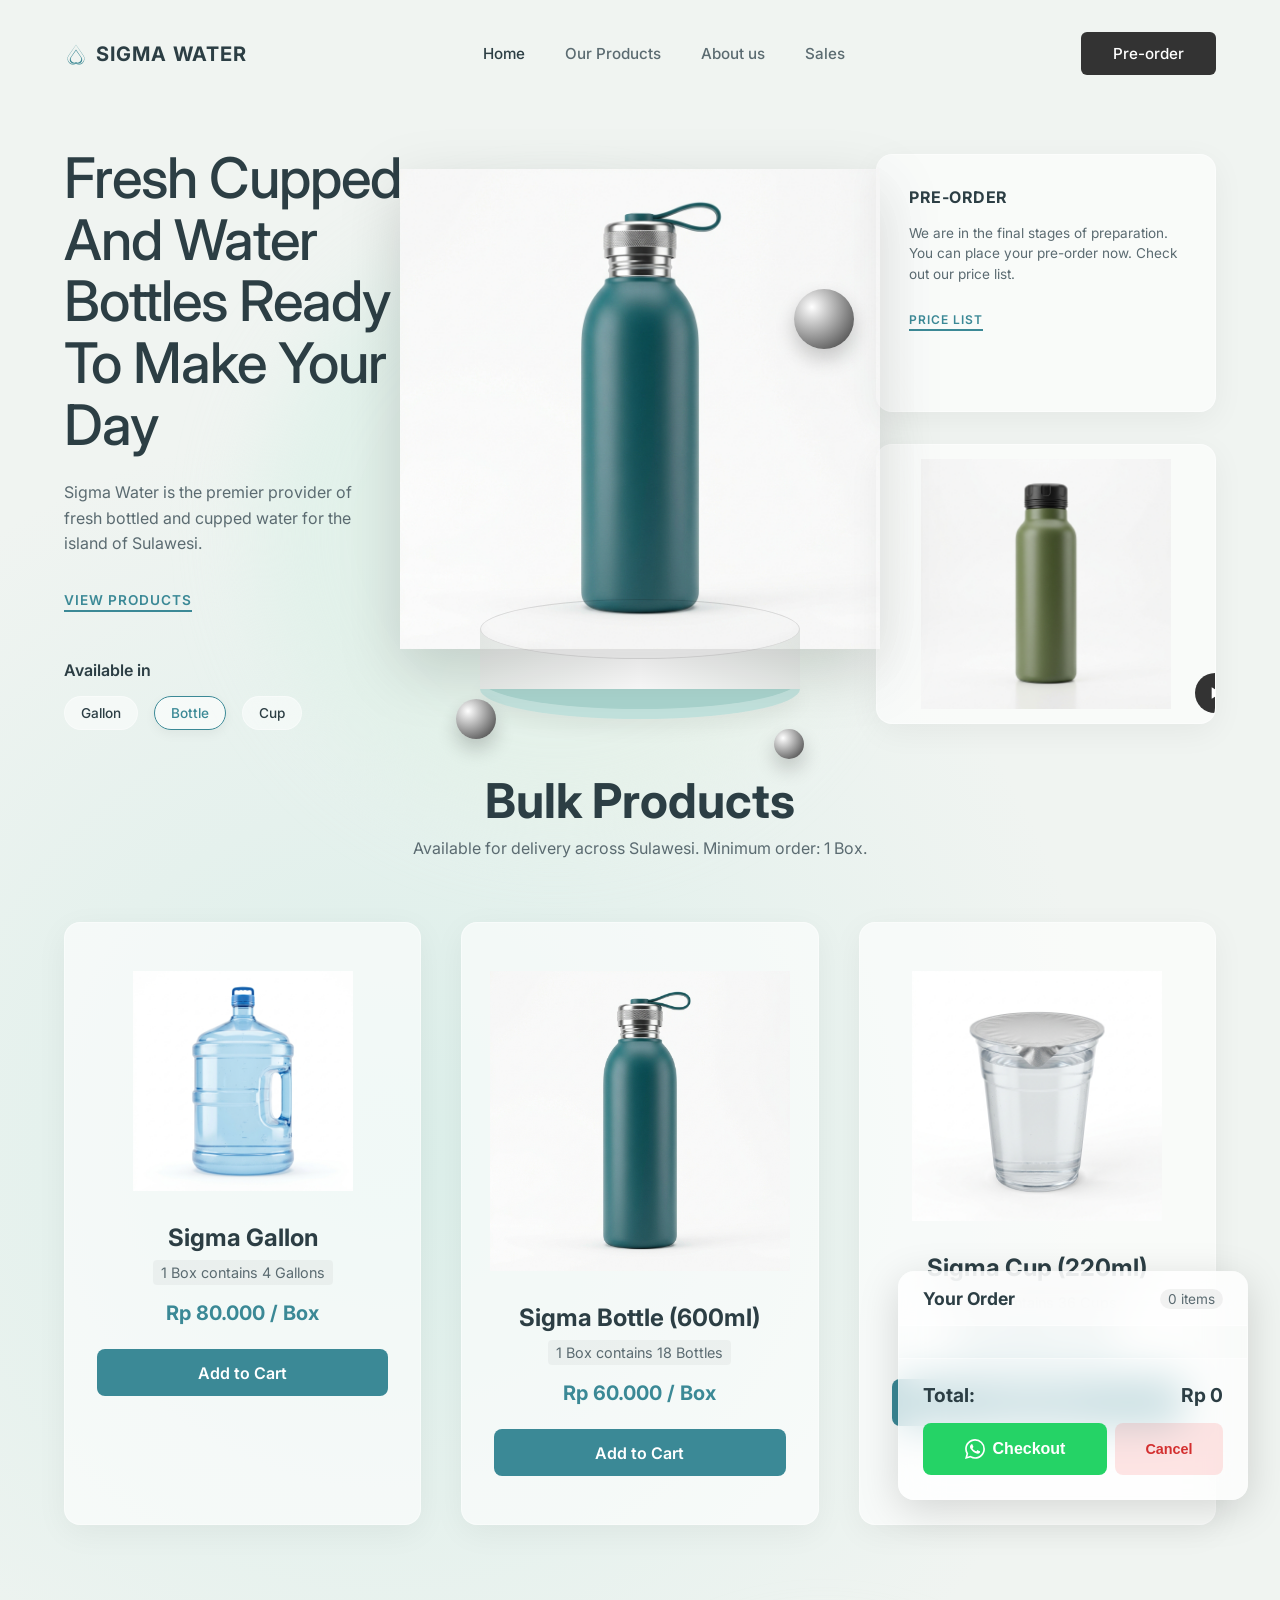
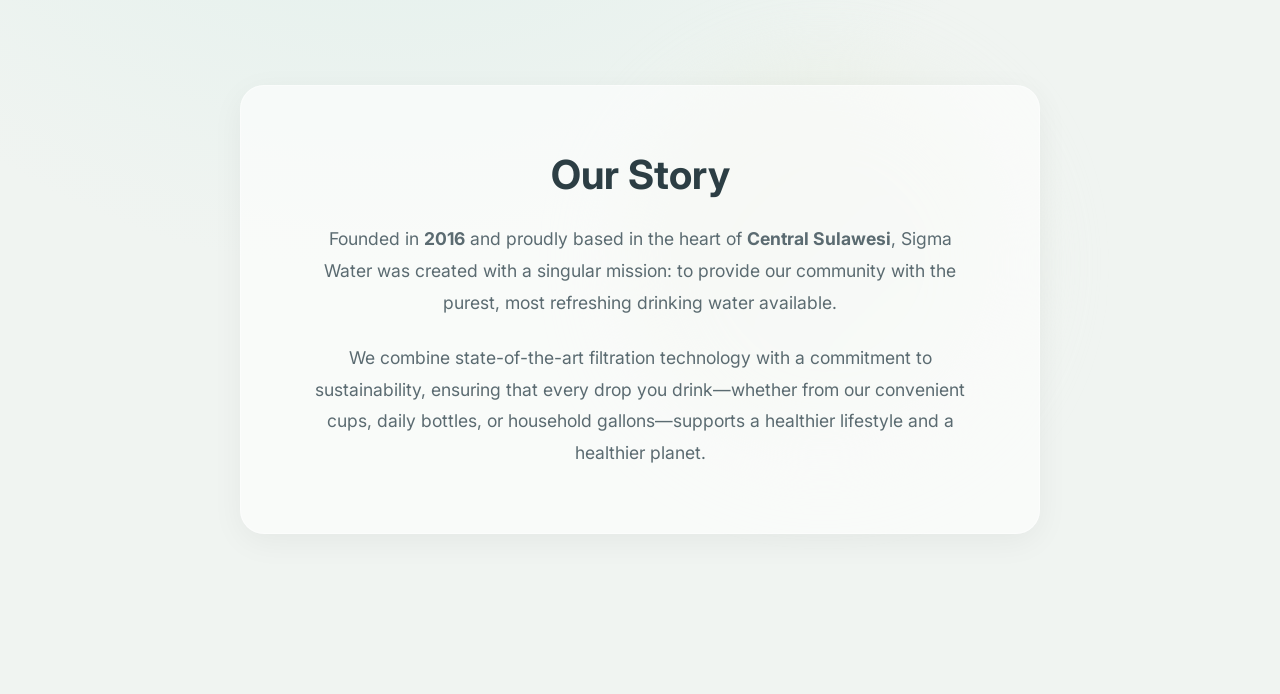
<file: index.html>
<!DOCTYPE html>
<html lang="en">
<head>
    <meta charset="UTF-8">
    <meta name="viewport" content="width=device-width, initial-scale=1.0">
    <title>Sigma Water | Fresh Cupped and Bottled Water</title>
    <meta name="description" content="Sigma Water: Premium insulated water bottles for perfect temperature control.">
    <link rel="preconnect" href="https://fonts.googleapis.com">
    <link rel="preconnect" href="https://fonts.gstatic.com" crossorigin>
    <link href="https://fonts.googleapis.com/css2?family=Inter:wght@300;400;500;600;700&display=swap" rel="stylesheet">
    <link rel="stylesheet" href="styles.css">
    <link rel="stylesheet" href="products.css">
    <style>
        html { scroll-behavior: smooth; }
        .main-bottle-img { transition: opacity 0.3s ease, height 0.3s ease; }
    </style>
</head>
<body>
    <div class="bg-gradient"></div>
    <div class="bg-shape circle-1"></div>
    <div class="bg-shape circle-2"></div>

    <div class="container">
        <!-- Header -->
        <header>
            <div class="logo">
                <svg width="24" height="24" viewBox="0 0 24 24" fill="none" xmlns="http://www.w3.org/2000/svg">
                    <path d="M12 2.69L19.5 13.5C21.1 15.8 20.8 18.9 18.8 20.9C16.9 22.8 13.9 23.1 11.5 21.6L12 21C14.2 22.3 17 21.9 18.7 20.2C20.4 18.5 20.7 15.7 19.3 13.7L12 3.1L4.7 13.7C3.3 15.7 3.6 18.5 5.3 20.2C7 21.9 9.8 22.3 12 21L12.5 21.6C10.1 23.1 7.1 22.8 5.2 20.9C3.2 18.9 2.9 15.8 4.5 13.5L12 2.69Z" fill="#3D8994" />
                    <path d="M12 7.5L17.5 15.5C18.6 17.1 18.4 19.2 17.1 20.5C15.8 21.8 13.7 22 12.1 20.9L12 20C13.2 21 15 20.8 16.2 19.6C17.4 18.4 17.6 16.5 16.6 15.1L12 8.4L7.4 15.1C6.4 16.5 6.6 18.4 7.8 19.6C9 20.8 10.8 21 12 20L11.9 20.9C10.3 22 8.2 21.8 6.9 20.5C5.6 19.2 5.4 17.1 6.5 15.5L12 7.5Z" fill="#3D8994" />
                </svg>
                <span>SIGMA WATER</span>
            </div>
            <nav>
                <a href="#" class="active">Home</a>
                <a href="#products">Our Products</a>
                <a href="#about">About us</a>
                <a href="#">Sales</a>
            </nav>
            <a href="#products" class="btn-primary">Pre-order</a>
        </header>

        <!-- Main Hero Section -->
        <main class="hero">
            <div class="hero-content">
                <h1>Fresh Cupped And Water Bottles Ready To Make Your Day</h1>
                <p>Sigma Water is the premier provider of fresh bottled and cupped water for the island of Sulawesi.</p>
                <a href="#products" class="link-action">VIEW PRODUCTS</a>

                <div class="size-selector">
                    <h3>Available in</h3>
                    <div class="sizes">
                        <button class="size-badge" onclick="swapImage('sigma_gallon.png', 'Gallon')">Gallon</button>
                        <button class="size-badge active-badge" onclick="swapImage('main_bottle.png', 'Bottle')">Bottle</button>
                        <button class="size-badge" onclick="swapImage('sigma_cup.png', 'Cup')">Cup</button>
                    </div>
                </div>
            </div>

            <!-- Center Product Showcase -->
            <div class="hero-product">
                <div class="podium-container">
                    <div class="podium">
                        <div class="podium-top"></div>
                        <div class="podium-body"></div>
                        <div class="podium-base"></div>
                    </div>
                </div>
                <!-- 3D Bottle Render -->
                <img src="main_bottle.png" alt="Sigma Water Bottle" class="main-bottle-img" id="heroImage">
                
                <div class="sphere sphere-1"></div>
                <div class="sphere sphere-2"></div>
                <div class="sphere sphere-3"></div>
            </div>

            <!-- Right Column Cards -->
            <div class="hero-cards">
                <div class="card preorder-card glass">
                    <h2>PRE-ORDER</h2>
                    <p>We are in the final stages of preparation. You can place your pre-order now. Check out our price list.</p>
                    <a href="#products" class="link-action sm">PRICE LIST</a>
                </div>

                <div class="card video-card glass">
                    <img src="secondary_bottle.png" alt="Sigma Water Bottle Green" class="secondary-bottle-img">
                    <div class="video-overlay">
                        <span>PLAY VIDEO</span>
                        <button class="play-btn">
                            <svg viewBox="0 0 24 24" fill="currentColor">
                                <path d="M8 5v14l11-7z" />
                            </svg>
                        </button>
                    </div>
                </div>
            </div>
        </main>

        <!-- Products Section (Merged from products.html) -->
        <section id="products" class="products-page">
            <h1 class="page-title">Bulk Products</h1>
            <p class="page-subtitle">Available for delivery across Sulawesi. Minimum order: 1 Box.</p>
            
            <div class="product-grid">
                <!-- Gallon -->
                <div class="product-card glass">
                    <img src="sigma_gallon.png" alt="Sigma Gallon" class="product-img gallon-img">
                    <div class="product-info">
                        <h2>Sigma Gallon</h2>
                        <p class="package-info">1 Box contains 4 Gallons</p>
                        <p class="price">Rp 80.000 / Box</p>
                        <button class="btn-add-cart" onclick="addToCart('Gallon (Box of 4)', 80000)">Add to Cart</button>
                    </div>
                </div>

                <!-- Bottle -->
                <div class="product-card glass">
                    <img src="main_bottle.png" alt="Sigma Bottle" class="product-img bottle-img">
                    <div class="product-info">
                        <h2>Sigma Bottle (600ml)</h2>
                        <p class="package-info">1 Box contains 18 Bottles</p>
                        <p class="price">Rp 60.000 / Box</p>
                        <button class="btn-add-cart" onclick="addToCart('Bottle (Box of 18)', 60000)">Add to Cart</button>
                    </div>
                </div>

                <!-- Cup -->
                <div class="product-card glass">
                    <img src="sigma_cup.png" alt="Sigma Cup" class="product-img cup-img">
                    <div class="product-info">
                        <h2>Sigma Cup (220ml)</h2>
                        <p class="package-info">1 Box contains 36 Cups</p>
                        <p class="price">Rp 35.000 / Box</p>
                        <button class="btn-add-cart" onclick="addToCart('Cup (Box of 36)', 35000)">Add to Cart</button>
                    </div>
                </div>
            </div>
        </section>

        <!-- About Us Section -->
        <section id="about" class="about-page">
            <div class="about-container glass">
                <div class="about-content">
                    <h2>Our Story</h2>
                    <p>Founded in <strong>2016</strong> and proudly based in the heart of <strong>Central Sulawesi</strong>, Sigma Water was created with a singular mission: to provide our community with the purest, most refreshing drinking water available.</p>
                    <p>We combine state-of-the-art filtration technology with a commitment to sustainability, ensuring that every drop you drink—whether from our convenient cups, daily bottles, or household gallons—supports a healthier lifestyle and a healthier planet.</p>
                </div>
            </div>
        </section>
    </div>

    <!-- Floating Cart UI -->
    <div class="floating-cart" id="floatingCart">
        <div class="cart-header">
            <h3>Your Order</h3>
            <span id="cartCount">0 items</span>
        </div>
        <div class="cart-items" id="cartItems">
            <!-- Items injected by JS -->
        </div>
        <div class="cart-footer">
            <div class="cart-total">Total: <span id="cartTotal">Rp 0</span></div>
            <div class="cart-actions">
                <button type="button" class="btn-checkout" onclick="checkoutWhatsApp()">
                    <svg width="20" height="20" viewBox="0 0 24 24" fill="currentColor" xmlns="http://www.w3.org/2000/svg">
                        <path d="M17.472 14.382c-.297-.149-1.758-.867-2.03-.967-.273-.099-.471-.148-.67.15-.197.297-.767.966-.94 1.164-.173.199-.347.223-.644.075-.297-.15-1.255-.463-2.39-1.475-.888-.788-1.487-1.761-1.66-2.059-.173-.297-.018-.458.13-.606.134-.133.298-.347.446-.52.149-.174.198-.298.298-.497.099-.198.05-.371-.025-.52-.075-.149-.669-1.612-.916-2.207-.242-.579-.487-.5-.669-.51-.173-.008-.371-.01-.57-.01-.198 0-.52.074-.792.372-.272.297-1.04 1.016-1.04 2.479 0 1.462 1.065 2.875 1.213 3.074.149.198 2.096 3.2 5.077 4.487.709.306 1.262.489 1.694.625.712.227 1.36.195 1.871.118.571-.085 1.758-.719 2.006-1.413.248-.694.248-1.289.173-1.413-.074-.124-.272-.198-.57-.347m-5.421 7.403h-.004a9.87 9.87 0 01-5.031-1.378l-.361-.214-3.741.982.998-3.648-.235-.374a9.86 9.86 0 01-1.51-5.26c.001-5.45 4.436-9.884 9.888-9.884 2.64 0 5.122 1.03 6.988 2.898a9.825 9.825 0 012.893 6.994c-.003 5.45-4.437 9.884-9.885 9.884m8.413-18.297A11.815 11.815 0 0012.05 0C5.495 0 .16 5.335.157 11.892c0 2.096.547 4.142 1.588 5.945L.057 24l6.305-1.654a11.882 11.882 0 005.683 1.448h.005c6.554 0 11.89-5.335 11.893-11.893a11.821 11.821 0 00-3.48-8.413z"/>
                    </svg>
                    Checkout
                </button>
                <button type="button" class="btn-cancel" onclick="cancelOrder()">Cancel</button>
            </div>
        </div>
    </div>

    <script src="cart.js"></script>
    <script>
        function swapImage(imgSrc, sizeName) {
            const heroImage = document.getElementById('heroImage');
            heroImage.style.opacity = '0';
            
            setTimeout(() => {
                heroImage.src = imgSrc;
                heroImage.alt = 'Sigma Water ' + sizeName;
                
                if (sizeName === 'Gallon') {
                    heroImage.style.height = '350px';
                } else if (sizeName === 'Cup') {
                    heroImage.style.height = '200px';
                } else {
                    heroImage.style.height = '480px';
                }
                heroImage.style.opacity = '1';
            }, 300);

            document.querySelectorAll('.size-badge').forEach(btn => {
                btn.classList.remove('active-badge');
                if(btn.innerText === sizeName) {
                    btn.classList.add('active-badge');
                }
            });
        }
    </script>
</body>
</html>
</file>
<file: styles.css>
:root {
    --primary-text: #2c3e44;
    --secondary-text: #5b6b71;
    --accent: #3b8996;
    --bg-base: #f0f4f1;
    --glass-bg: rgba(255, 255, 255, 0.6);
    --glass-border: rgba(255, 255, 255, 0.4);
    --shadow: rgba(0, 0, 0, 0.05);
}

* {
    margin: 0;
    padding: 0;
    box-sizing: border-box;
}

body {
    font-family: 'Inter', sans-serif;
    background-color: var(--bg-base);
    color: var(--primary-text);
    overflow-x: hidden;
    min-height: 100vh;
    position: relative;
}

/* Background Effects */
.bg-gradient {
    position: absolute;
    top: 0; left: 0; right: 0; bottom: 0;
    background: radial-gradient(circle at 30% 50%, rgba(188, 230, 222, 0.4) 0%, rgba(240, 244, 241, 0) 50%);
    z-index: -2;
}

.bg-shape {
    position: absolute;
    border-radius: 50%;
    z-index: -1;
    filter: blur(40px);
    opacity: 0.6;
}

.circle-1 {
    width: 600px;
    height: 600px;
    background: linear-gradient(135deg, #d4efe6, #eaf2e8);
    top: 10%;
    left: 20%;
}

.circle-2 {
    width: 400px;
    height: 400px;
    background: linear-gradient(135deg, #e4ebdb, #f0f4f1);
    bottom: 10%;
    right: 20%;
}

.container {
    max-width: 1440px;
    margin: 0 auto;
    padding: 2rem 4rem;
    position: relative;
    z-index: 1;
}

/* Header */
header {
    display: flex;
    justify-content: space-between;
    align-items: center;
    margin-bottom: 4rem;
}

.logo {
    display: flex;
    align-items: center;
    gap: 0.5rem;
    font-weight: 700;
    font-size: 1.25rem;
    letter-spacing: 1px;
}

nav {
    display: flex;
    gap: 2.5rem;
}

nav a {
    text-decoration: none;
    color: var(--secondary-text);
    font-weight: 500;
    font-size: 0.95rem;
    transition: color 0.3s;
}

nav a:hover, nav a.active {
    color: var(--primary-text);
}

.btn-primary {
    background-color: #333;
    color: white;
    padding: 0.75rem 2rem;
    border-radius: 6px;
    text-decoration: none;
    font-weight: 500;
    font-size: 0.95rem;
    transition: background-color 0.3s;
}

.btn-primary:hover {
    background-color: #111;
}

/* Hero Section */
.hero {
    display: grid;
    grid-template-columns: 1fr 1.2fr 1fr;
    gap: 2rem;
    align-items: center;
}

/* Left Column */
.hero-content h1 {
    font-size: 3.5rem;
    line-height: 1.1;
    margin-bottom: 1.5rem;
    font-weight: 500;
    letter-spacing: -1px;
}

.hero-content p {
    color: var(--secondary-text);
    line-height: 1.6;
    margin-bottom: 2rem;
    max-width: 90%;
}

.link-action {
    display: inline-block;
    color: var(--accent);
    font-weight: 600;
    text-decoration: none;
    font-size: 0.85rem;
    letter-spacing: 1px;
    border-bottom: 2px solid var(--accent);
    padding-bottom: 2px;
    margin-bottom: 3rem;
    transition: opacity 0.3s;
}

.link-action:hover {
    opacity: 0.8;
}

.link-action.sm {
    font-size: 0.75rem;
}

.color-selector h3 {
    font-size: 1rem;
    margin-bottom: 1rem;
    font-weight: 600;
}

.colors {
    display: flex;
    gap: 1rem;
}

.color-btn {
    width: 24px;
    height: 24px;
    border-radius: 50%;
    border: 2px solid white;
    box-shadow: 0 0 0 1px transparent;
    cursor: pointer;
    transition: all 0.3s;
}

.color-btn:hover {
    transform: scale(1.1);
}

.color-btn:first-child {
    box-shadow: 0 0 0 2px var(--accent);
}

/* Center Focus (Podium & Bottle) */
.hero-product {
    position: relative;
    height: 600px;
    display: flex;
    justify-content: center;
    align-items: flex-end;
    padding-bottom: 60px;
}

.main-bottle-img {
    height: 480px;
    object-fit: contain;
    position: absolute;
    bottom: 90px;
    z-index: 10;
    filter: drop-shadow(0 20px 30px rgba(0,0,0,0.15));
    animation: float 6s ease-in-out infinite;
    mix-blend-mode: multiply; /* Helps blend white bg from generated image */
}

@keyframes float {
    0% { transform: translateY(0px); }
    50% { transform: translateY(-15px); }
    100% { transform: translateY(0px); }
}

/* Custom CSS Podium */
.podium-container {
    position: absolute;
    bottom: 20px;
    width: 320px;
    height: 120px;
    z-index: 5;
}

.podium {
    width: 100%;
    height: 100%;
    position: relative;
}

.podium-top {
    position: absolute;
    top: 0;
    width: 100%;
    height: 60px;
    background: #fdfdfd;
    border-radius: 50%;
    border: 1px solid #e0e0e0;
    box-shadow: inset 0 -5px 10px rgba(0,0,0,0.02);
    z-index: 3;
}

.podium-body {
    position: absolute;
    top: 30px;
    width: 100%;
    height: 60px;
    background: linear-gradient(to right, #e8ece9, #ffffff, #e8ece9);
    z-index: 2;
}

.podium-base {
    position: absolute;
    bottom: 0;
    width: 100%;
    height: 60px;
    background: #c2e2dd;
    border-radius: 50%;
    box-shadow: 0 10px 20px rgba(0,0,0,0.05);
    z-index: 1;
}

.podium-base::before {
    content: '';
    position: absolute;
    top: -10px;
    width: 100%;
    height: 60px;
    background: #a9d4ce;
    border-radius: 50%;
    z-index: 1;
}

/* Metallic Spheres */
.sphere {
    position: absolute;
    border-radius: 50%;
    background: radial-gradient(circle at 30% 30%, #fff, #999, #333);
    box-shadow: 0 10px 20px rgba(0,0,0,0.2);
    z-index: 15;
}

.sphere-1 {
    width: 60px; height: 60px;
    right: -10px; top: 150px;
}

.sphere-2 {
    width: 40px; height: 40px;
    left: 20px; bottom: 0px;
}

.sphere-3 {
    width: 30px; height: 30px;
    right: 40px; bottom: -20px;
}

/* Right Column */
.hero-cards {
    display: flex;
    flex-direction: column;
    gap: 2rem;
}

.glass {
    background: var(--glass-bg);
    backdrop-filter: blur(12px);
    -webkit-backdrop-filter: blur(12px);
    border: 1px solid var(--glass-border);
    border-radius: 16px;
    padding: 2rem;
    box-shadow: 0 8px 32px var(--shadow);
}

.preorder-card h2 {
    font-size: 1rem;
    margin-bottom: 1rem;
    letter-spacing: 0.5px;
}

.preorder-card p {
    font-size: 0.85rem;
    color: var(--secondary-text);
    line-height: 1.5;
    margin-bottom: 1.5rem;
}

.video-card {
    display: flex;
    align-items: center;
    position: relative;
    padding: 0;
    height: 280px;
    overflow: hidden;
    cursor: pointer;
    transition: transform 0.3s ease, box-shadow 0.3s ease;
}

.video-card:hover {
    transform: translateY(-5px);
    box-shadow: 0 12px 40px rgba(0,0,0,0.1);
}

.secondary-bottle-img {
    height: 90%;
    width: 100%;
    object-fit: contain;
    mix-blend-mode: multiply;
}

.video-overlay {
    position: absolute;
    right: -20px;
    bottom: 50px;
    transform: rotate(-90deg);
    transform-origin: right bottom;
    display: flex;
    align-items: center;
    gap: 1rem;
}

.video-overlay span {
    font-size: 0.75rem;
    font-weight: 600;
    letter-spacing: 1px;
}

.play-btn {
    width: 40px; height: 40px;
    background: #333;
    color: white;
    border-radius: 50%;
    border: none;
    display: flex;
    justify-content: center;
    align-items: center;
    cursor: pointer;
    transform: rotate(90deg);
    transition: transform 0.3s, background-color 0.3s;
}

.play-btn:hover {
    transform: rotate(90deg) scale(1.1);
    background-color: #111;
}

.play-btn svg {
    width: 20px; height: 20px;
}

/* Responsive */
@media (max-width: 1024px) {
    .container {
        padding: 2rem;
    }
    .hero {
        grid-template-columns: 1fr;
        text-align: center;
    }
    nav {
        display: none;
    }
    .hero-product {
        order: -1;
    }
    .colors {
        justify-content: center;
    }
    .hero-content p {
        margin: 0 auto 2rem;
    }
    .video-card {
        height: 350px;
    }
}
</file>
<file: products.css>
/* Products and Cart Specific Styles */

/* Size Badges for Landing Page */
.size-selector h3 {
    font-size: 1rem;
    margin-bottom: 1rem;
    font-weight: 600;
}

.sizes {
    display: flex;
    gap: 1rem;
}

.size-badge {
    background: rgba(255, 255, 255, 0.5);
    border: 1px solid var(--glass-border);
    padding: 0.5rem 1rem;
    border-radius: 20px;
    font-size: 0.85rem;
    font-weight: 500;
    backdrop-filter: blur(4px);
    transition: all 0.3s;
    cursor: pointer;
    font-family: inherit;
    color: inherit;
}

.size-badge:hover {
    background: var(--glass-bg);
    transform: translateY(-2px);
    box-shadow: 0 4px 12px rgba(0,0,0,0.05);
}

.active-badge {
    background: var(--glass-bg) !important;
    border-color: var(--accent) !important;
    box-shadow: 0 4px 12px rgba(0,0,0,0.05);
    color: var(--accent);
}

/* Products Page Styles */
.products-page {
    padding-top: 2rem;
    padding-bottom: 6rem;
}

.page-title {
    font-size: 3rem;
    text-align: center;
    margin-bottom: 0.5rem;
}

.page-subtitle {
    text-align: center;
    color: var(--secondary-text);
    margin-bottom: 4rem;
}

.product-grid {
    display: grid;
    grid-template-columns: repeat(auto-fit, minmax(300px, 1fr));
    gap: 2.5rem;
}

.product-card {
    display: flex;
    flex-direction: column;
    align-items: center;
    text-align: center;
    transition: transform 0.3s ease, box-shadow 0.3s ease;
    padding: 3rem 2rem;
}

.product-card:hover {
    transform: translateY(-10px);
    box-shadow: 0 15px 40px rgba(0,0,0,0.1);
}

.product-img {
    height: 250px;
    object-fit: contain;
    margin-bottom: 2rem;
    mix-blend-mode: multiply;
    transition: transform 0.3s ease;
}

.product-card:hover .product-img {
    transform: scale(1.05);
}

.product-img.bottle-img {
    height: 300px;
}

.product-img.gallon-img {
    height: 220px;
}

.product-info {
    width: 100%;
}

.product-info h2 {
    font-size: 1.5rem;
    margin-bottom: 0.5rem;
}

.package-info {
    font-size: 0.9rem;
    color: var(--secondary-text);
    margin-bottom: 1rem;
    background: rgba(0,0,0,0.04);
    padding: 0.25rem 0.5rem;
    border-radius: 4px;
    display: inline-block;
}

.price {
    font-size: 1.25rem;
    font-weight: 700;
    color: var(--accent);
    margin-bottom: 1.5rem;
}

.btn-add-cart {
    background: var(--accent);
    color: white;
    border: none;
    padding: 0.85rem 2rem;
    border-radius: 8px;
    font-weight: 600;
    cursor: pointer;
    transition: background 0.3s;
    width: 100%;
    font-family: inherit;
    font-size: 1rem;
}

.btn-add-cart:hover {
    background: #2f6b75;
}

/* Floating Cart UI */
.floating-cart {
    position: fixed;
    bottom: -600px; /* Hide completely offscreen */
    right: 2rem;
    width: 350px;
    background: var(--glass-bg);
    backdrop-filter: blur(20px);
    -webkit-backdrop-filter: blur(20px);
    border: 1px solid var(--glass-border);
    border-radius: 16px;
    box-shadow: 0 10px 40px rgba(0,0,0,0.15);
    display: flex;
    flex-direction: column;
    transition: bottom 0.4s cubic-bezier(0.175, 0.885, 0.32, 1.275);
    z-index: 1000;
    overflow: hidden;
}

.floating-cart.visible {
    bottom: 2rem; /* Bring into view */
}

.cart-header {
    background: rgba(255,255,255,0.5);
    padding: 1rem 1.5rem;
    border-bottom: 1px solid var(--glass-border);
    display: flex;
    justify-content: space-between;
    align-items: center;
}

.cart-header h3 {
    font-size: 1.1rem;
}

.cart-header span {
    font-size: 0.85rem;
    color: var(--secondary-text);
    background: rgba(0,0,0,0.05);
    padding: 2px 8px;
    border-radius: 12px;
}

.cart-items {
    max-height: 250px;
    overflow-y: auto;
    padding: 1rem 1.5rem;
}

.cart-item {
    display: flex;
    justify-content: space-between;
    align-items: center;
    margin-bottom: 1rem;
    padding-bottom: 1rem;
    border-bottom: 1px solid rgba(0,0,0,0.05);
}

.cart-item:last-child {
    margin-bottom: 0;
    padding-bottom: 0;
    border-bottom: none;
}

.item-details h4 {
    font-size: 0.95rem;
    margin-bottom: 0.25rem;
}

.item-price {
    font-size: 0.85rem;
    color: var(--accent);
    font-weight: 500;
}

.item-quantity {
    display: flex;
    align-items: center;
    gap: 0.5rem;
}

.qty-btn {
    background: white;
    border: 1px solid #ddd;
    width: 28px;
    height: 28px;
    border-radius: 6px;
    cursor: pointer;
    font-weight: bold;
    display: flex;
    justify-content: center;
    align-items: center;
    transition: background 0.2s;
}

.qty-btn:hover {
    background: #f0f0f0;
}

.cart-footer {
    padding: 1.5rem;
    border-top: 1px solid var(--glass-border);
    background: rgba(255,255,255,0.3);
}

.cart-total {
    display: flex;
    justify-content: space-between;
    font-weight: 700;
    font-size: 1.2rem;
    margin-bottom: 1rem;
}

.cart-actions {
    display: flex;
    gap: 0.5rem;
}

.btn-checkout {
    flex: 2;
    background: #25D366; /* WhatsApp Green */
    color: white;
    border: none;
    padding: 1rem;
    border-radius: 8px;
    font-weight: 600;
    cursor: pointer;
    transition: background 0.3s, transform 0.1s;
    font-size: 1rem;
    display: flex;
    justify-content: center;
    align-items: center;
    gap: 0.5rem;
}

.btn-checkout:hover {
    background: #1ebc5c;
}

.btn-checkout:active {
    transform: scale(0.98);
}

.btn-cancel {
    flex: 1;
    background: rgba(255, 0, 0, 0.1);
    color: #d32f2f;
    border: none;
    padding: 1rem;
    border-radius: 8px;
    font-weight: 600;
    cursor: pointer;
    transition: background 0.3s;
    font-size: 0.9rem;
}

.btn-cancel:hover {
    background: rgba(255, 0, 0, 0.2);
}

/* About Us Section */
.about-page {
    padding-top: 4rem;
    padding-bottom: 8rem;
    display: flex;
    justify-content: center;
}

.about-container {
    max-width: 800px;
    padding: 4rem;
    text-align: center;
    border-radius: 24px;
}

.about-content h2 {
    font-size: 2.5rem;
    margin-bottom: 1.5rem;
    color: var(--primary-text);
}

.about-content p {
    font-size: 1.1rem;
    line-height: 1.8;
    color: var(--secondary-text);
    margin-bottom: 1.5rem;
}

.about-content p:last-child {
    margin-bottom: 0;
}
</file>
